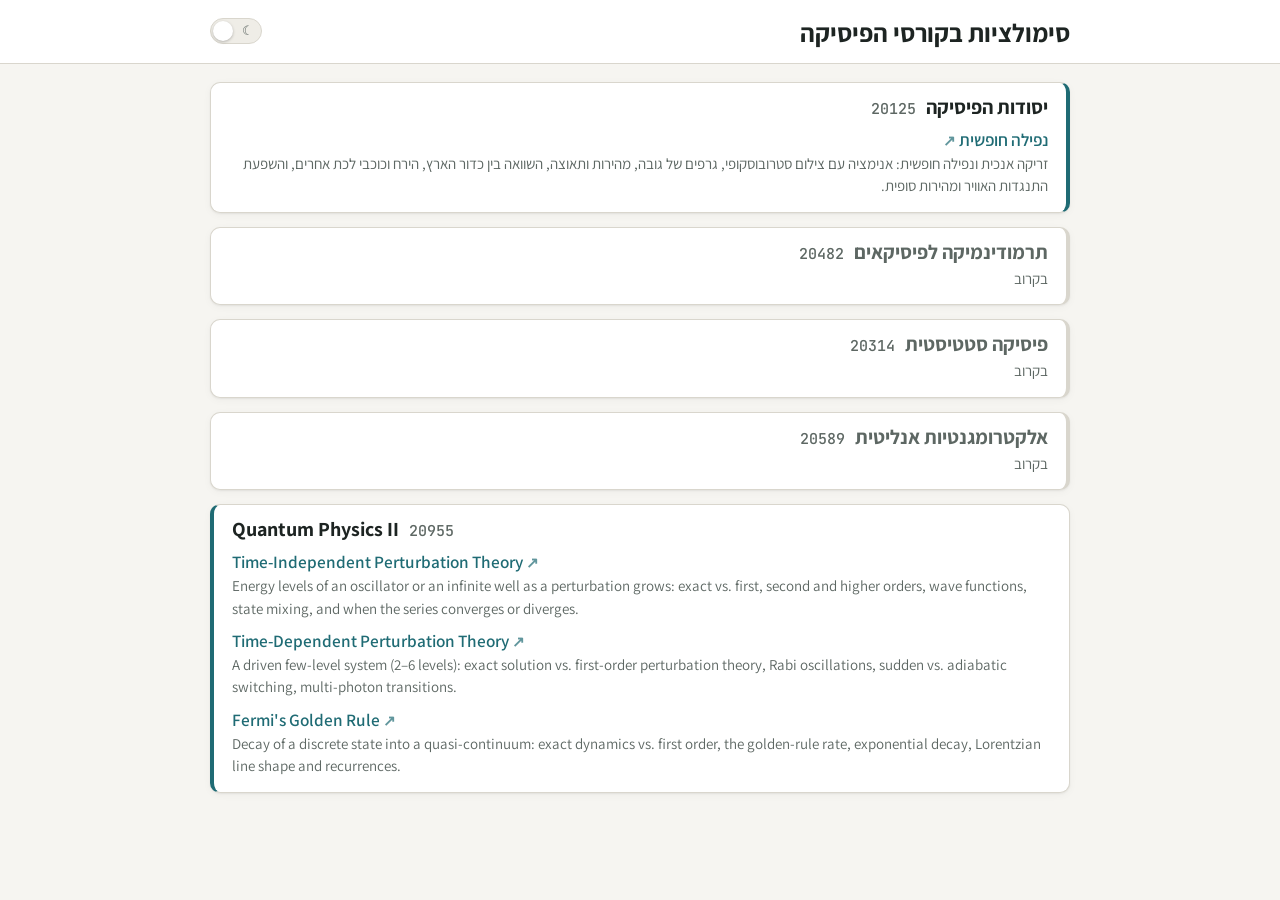
<file: index.html>
<!DOCTYPE html>
<html lang="he" dir="rtl">
<head>
<meta charset="utf-8">
<meta name="viewport" content="width=device-width, initial-scale=1">
<title>סימולציות בקורסי הפיסיקה</title>
<link rel="stylesheet" href="shared/sim.css">
<link rel="stylesheet" href="shared/site.css">
</head>
<body data-page="home" data-root="">
<div id="app"></div>
<script src="shared/sim.js"></script>
<script src="shared/catalog.js"></script>
<script src="shared/site.js"></script>
</body>
</html>
</file>
<file: shared/sim.css>
/* Shared look for all pages (same visual language as the study-planner site).
   Page-specific colour tokens, canvas heights and grid columns stay in each page. */
@import url("https://fonts.googleapis.com/css2?family=Assistant:wght@400;600;700&family=JetBrains+Mono:wght@500&display=swap");
:root{
  /* surfaces and text */
  --bg:#f6f5f1; --card:#ffffff; --surface-2:#efede7; --border:#d9d6cd;
  --accent:#1f6b74; --on-accent:#fff; --accent-soft:#dcebec;
  --shadow:0 1px 2px rgb(0 0 0 / 6%), 0 2px 8px rgb(0 0 0 / 4%);
  /* canvas tokens (read by sim.js as C.<name>) */
  --c-fg:#1d2422; --c-muted:#5d6763; --c-grid:#ebe9e3; --c-axis:#aeaaa0;
  --c-ex:#2563eb; --c-first:#e8700a; --c-drive:#9333ea; --c-levelA:#64748b;
  --ok:#3c7a4a; --warn:#9a5b12; --bad:#b3261e;
  color-scheme:light;
}
:root[data-theme="dark"]{
  --bg:#151918; --card:#1d2321; --surface-2:#252c2a; --border:#353e3b;
  --accent:#6fb3bb; --on-accent:#151918; --accent-soft:#1f3638;
  --shadow:0 1px 2px rgb(0 0 0 / 30%);
  --c-fg:#e6ebe8; --c-muted:#9aa5a0; --c-grid:#262e2c; --c-axis:#4a5451;
  --c-ex:#60a5fa; --c-first:#fb923c; --c-drive:#c084fc; --c-levelA:#94a3b8;
  --ok:#7cc28a; --warn:#e0a85c; --bad:#f08a80;
  color-scheme:dark;
}
*{box-sizing:border-box}
body{margin:0;background:var(--bg);color:var(--c-fg);font:16px/1.5 Assistant,"Segoe UI",Arial,sans-serif}
a{color:var(--accent)}
h1,h2,h3{line-height:1.2}
.katex{direction:ltr;unicode-bidi:isolate}   /* formulas stay left-to-right inside Hebrew text */

/* header: a surface band across the top */
header{display:flex;justify-content:space-between;align-items:center;gap:16px;padding:12px 20px 10px;
  background:var(--card);border-bottom:1px solid var(--border)}
header h1{margin:0;font-size:1.5rem;font-weight:700}
header p{margin:6px 0 0;color:var(--c-muted);max-width:1000px}
.hbtns{flex:none;display:flex;gap:10px;align-items:center}
.hbtns button, .hbtns a{white-space:nowrap}
a.navlink{color:var(--accent);text-decoration:none;font-size:15px;font-weight:600;margin-inline-end:4px}
a.navlink:hover{text-decoration:underline}
body.notes-off .cap, body.notes-off header p{display:none}

/* light/dark switch (button#theme gets class theme-toggle from sim.js) */
.theme-toggle{position:relative;display:inline-flex;align-items:center;justify-content:space-between;flex:none;
  width:52px;height:26px;padding:0 7px;border-radius:13px;direction:ltr;
  background:var(--surface-2);border:1px solid var(--border);font-size:.8rem;line-height:1;color:var(--c-muted)}
.theme-toggle::after{content:"";position:absolute;top:2px;left:2px;width:20px;height:20px;border-radius:50%;
  background:var(--card);box-shadow:0 1px 3px rgb(0 0 0 / 25%);transition:transform .2s}
.theme-toggle[aria-checked="true"]::after{transform:translateX(26px)}
@media (prefers-reduced-motion:reduce){.theme-toggle::after{transition:none}}

/* layout: sticky sidebar + main area */
.layout{display:grid;grid-template-columns:330px 1fr;gap:14px;padding:12px 20px 14px;align-items:start}
@media (max-width:900px){.layout{grid-template-columns:1fr;padding:12px}}
.layout > *{min-width:0}
.card{background:var(--card);border:1px solid var(--border);border-radius:10px;padding:10px 14px;box-shadow:var(--shadow)}
.card h2{margin:0 0 6px;font-size:1.05rem;font-weight:700;color:var(--c-fg)}
aside{display:flex;flex-direction:column;gap:12px;position:sticky;top:10px;max-height:calc(100vh - 20px);overflow-y:auto}
@media (max-width:900px){aside{position:static;max-height:none}}

/* controls */
.ctl{margin:10px 0}
.ctl label{display:flex;justify-content:space-between;font-size:16px}
.ctl label b{font-family:"JetBrains Mono",Consolas,monospace;font-size:.85em;font-weight:500;direction:ltr;unicode-bidi:isolate}
input[type=range]{width:100%;accent-color:var(--accent)}
input[type=checkbox]{accent-color:var(--accent)}
select{width:100%;padding:4px 8px;border-radius:6px;border:1px solid var(--border);background:var(--card);color:var(--c-fg);font:inherit}
.row{display:flex;gap:8px;flex-wrap:wrap}
button{font:inherit;padding:4px 10px;border-radius:6px;border:1px solid var(--border);background:var(--card);color:var(--c-fg);cursor:pointer}
button:hover{border-color:var(--accent)}
button:focus-visible, a:focus-visible, select:focus-visible{outline:2px solid var(--accent);outline-offset:2px}
button.primary{background:var(--accent);color:var(--on-accent);border-color:var(--accent);font-weight:600}
.presets button{font-size:15px;padding:3px 10px}
.checks label{display:flex;align-items:center;gap:6px;font-size:16px;margin:4px 0}
.sw{display:inline-block;width:18px;height:3px;border-radius:2px;flex:none}
.readout{display:grid;grid-template-columns:auto 1fr;gap:3px 12px;font-size:16px}
.readout span:nth-child(odd){color:var(--c-muted)}
.readout span:nth-child(even){font-family:"JetBrains Mono",Consolas,monospace;font-size:.85em;direction:ltr;unicode-bidi:isolate}
.readout .sep{grid-column:1 / -1;border-top:1px solid var(--border);margin:4px 0}
.badge{display:inline-block;margin-top:8px;padding:2px 10px;border-radius:999px;font-size:15px;font-weight:600;border:1px solid currentColor}
.hidden{display:none}

/* main area: --avail is the height left for canvases, so all graphs fit on one screen */
main{display:flex;flex-direction:column;gap:14px;min-width:0;--avail:calc(100vh - 210px)}
canvas{width:100%;display:block}
.grid3{display:grid;gap:14px}
.grid3 > .card{min-width:0}
@media (max-width:1200px){.grid3{grid-template-columns:1fr 1fr !important}}
@media (max-width:700px){.grid3{grid-template-columns:1fr !important}}
.grid3 canvas{height:max(200px, calc(var(--avail)*0.48))}
.cap{font-size:15px;color:var(--c-muted);margin:6px 0 0}

/* theory section */
.theory{columns:2 420px;column-gap:32px}
.theory > div{break-inside:avoid;margin-bottom:12px}
.theory h3{margin:0 0 4px;font-size:1.1rem}
.try li{margin:4px 0}
</file>
<file: shared/site.css>
/* Home page (loaded after sim.css, which provides tokens and base styles). */
/* full-width header band, content aligned with the column below */
header.top{padding:18px max(20px, calc((100% - 860px)/2)) 14px;align-items:flex-start}
header.top h1{font-size:1.6rem}
header.top p{font-size:17px}
.site{max-width:900px;margin:0 auto;padding:18px 20px 40px;display:flex;flex-direction:column;gap:14px}
.num{font-family:"JetBrains Mono",Consolas,monospace;color:var(--c-muted);font-weight:500;font-size:.75em;margin-inline-start:10px;unicode-bidi:isolate}

.course{background:var(--card);border:1px solid var(--border);border-radius:10px;box-shadow:var(--shadow);
  padding:12px 18px 14px;border-inline-start:4px solid var(--accent)}
.course h2{margin:0;font-size:1.25rem;font-weight:700}
.course.empty{border-inline-start-color:var(--border)}
.course.empty h2{color:var(--c-muted)}
.sims{list-style:none;margin:8px 0 0;padding:0;display:flex;flex-direction:column;gap:8px}
.sims li{display:flex;flex-direction:column}
.sims a{font-size:1.08rem;font-weight:600;text-decoration:none;align-self:flex-start}
.sims a:hover{text-decoration:underline}
.sims a::after{content:" ↗";font-size:.85em;opacity:.7}
.sum{color:var(--c-muted);font-size:15px}
.soon{margin:4px 0 0;color:var(--c-muted);font-size:15px}
@media (max-width:600px){.site{padding:14px 16px 32px}header.top{padding-inline:16px}header.top h1{font-size:1.4rem}}
</file>
